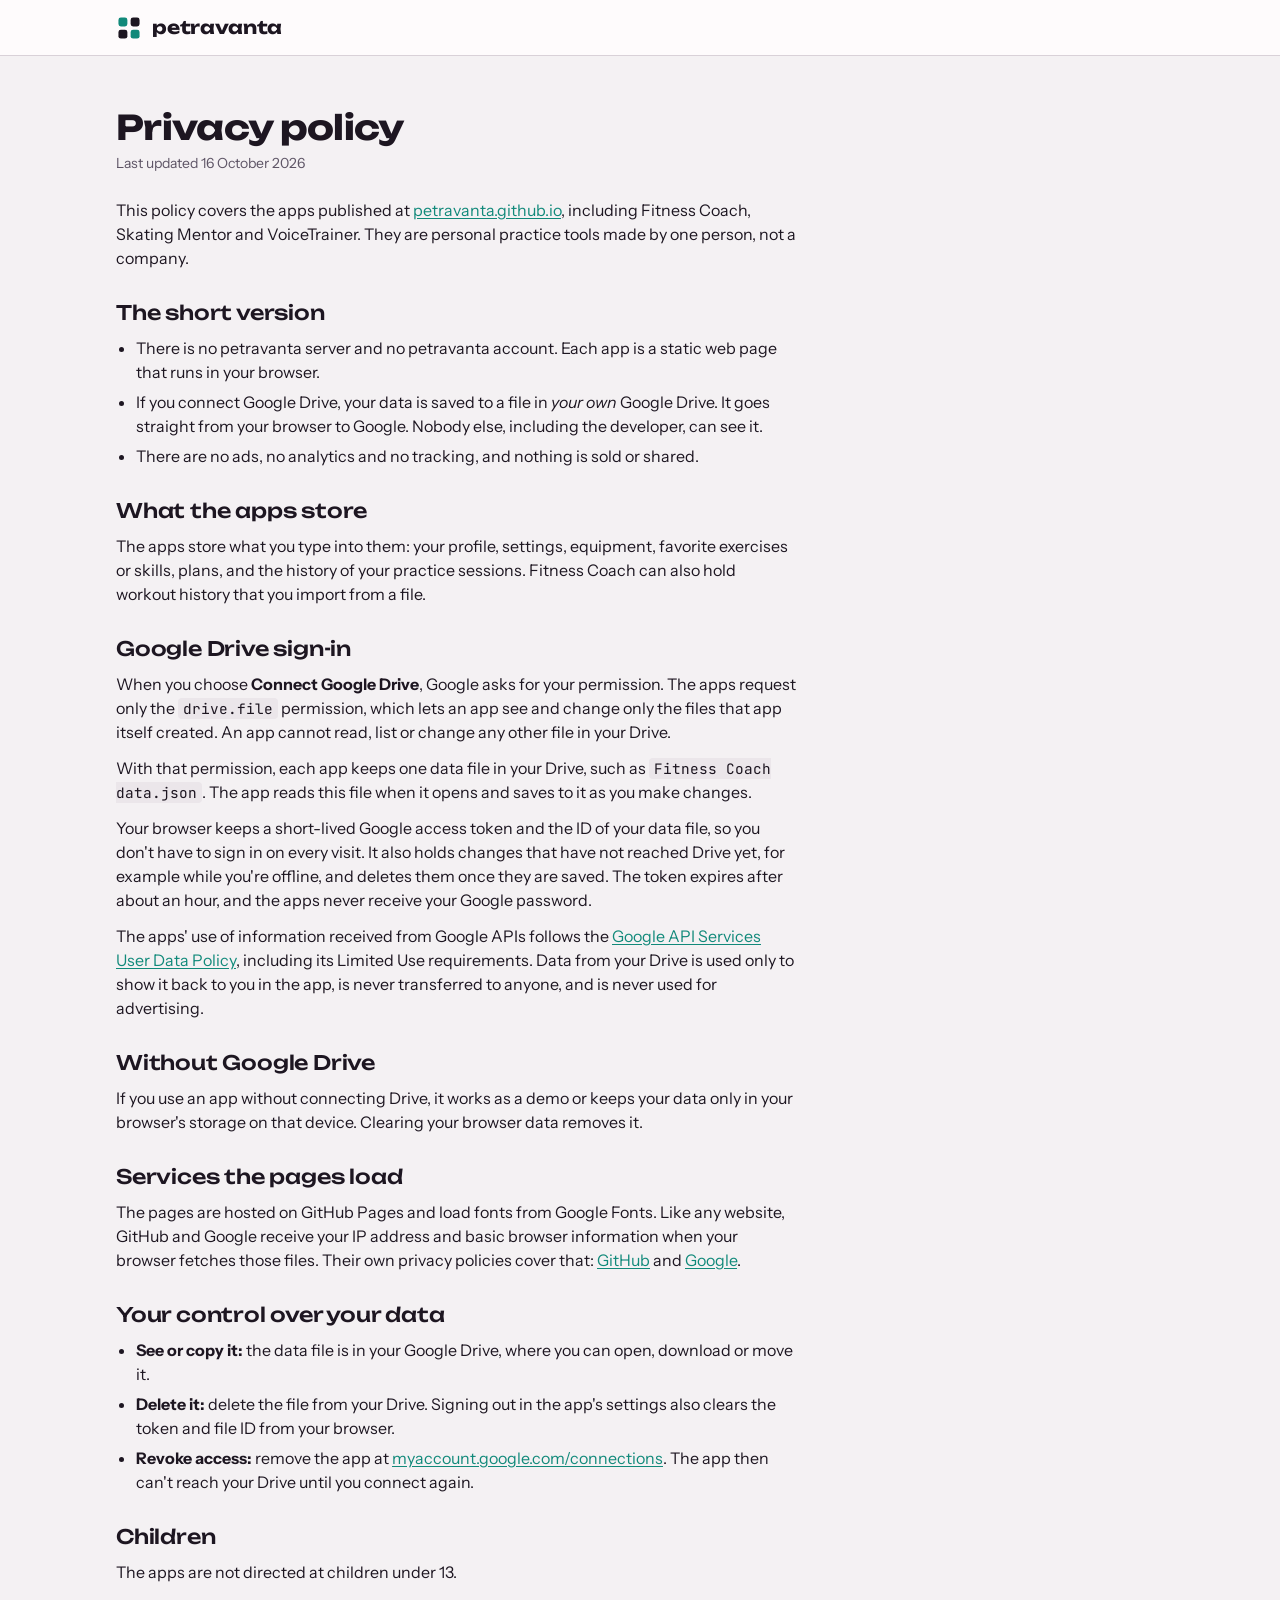
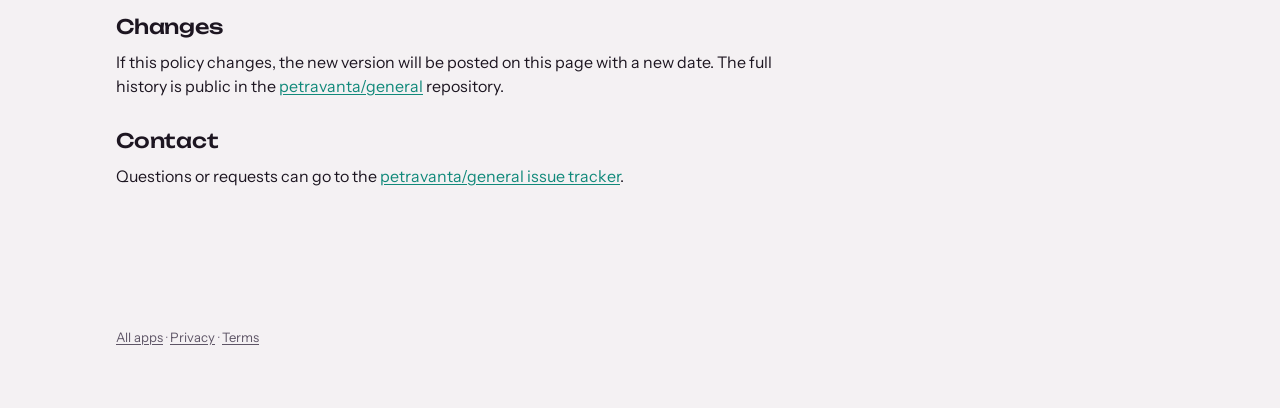
<file: privacy.html>
<!doctype html>
<html lang="en">
<head>
<meta charset="utf-8">
<meta name="viewport" content="width=device-width,initial-scale=1,viewport-fit=cover">
<title>Privacy policy · petravanta apps</title>
<meta name="description" content="How petravanta apps handle your data and Google Drive sign-in.">
<link rel="preconnect" href="https://fonts.googleapis.com">
<link rel="stylesheet" href="https://fonts.googleapis.com/css2?family=Unbounded:wght@500;700&family=Instrument+Sans:wght@400;500;600;700&family=JetBrains+Mono:wght@400;500&display=swap">
<link rel="stylesheet" href="shared/theme.css">
<style>
:root{--accent:#11897a;--accent-ink:#ffffff;--accent-soft:#d9f1ec}
@media (prefers-color-scheme: dark){:root:not([data-theme="light"]){--accent:#3cc3ad;--accent-ink:#06201c;--accent-soft:#0f3530}}
:root[data-theme="dark"]{--accent:#3cc3ad;--accent-ink:#06201c;--accent-soft:#0f3530}
.topbar{padding-block:14px}
.brand a{color:inherit;text-decoration:none;display:flex;align-items:center;gap:10px}
.doc{max-width:68ch;padding-block:32px 24px}
.doc h1{font-family:var(--f-display);font-weight:700;font-size:clamp(26px,5vw,34px);letter-spacing:-.02em;line-height:1.15;margin:0 0 6px}
.doc .updated{color:var(--muted);font-size:14px;margin-bottom:24px}
.doc h2{margin:28px 0 8px}
.doc p,.doc ul{margin:0 0 12px;font-size:16px}
.doc ul{padding-left:20px}
.doc li{margin-bottom:6px}
.doc a{color:var(--accent)}
.doc code{font-family:var(--f-mono);font-size:.9em;background:var(--sunk);padding:1px 5px;border-radius:4px}
footer{padding-block:24px 60px;color:var(--faint);font-size:13px}
footer a{color:var(--muted)}
</style>
</head>
<body>
<header class="top">
  <div class="wrap">
    <div class="topbar">
      <div class="brand"><a href="./">
        <svg viewBox="0 0 32 32" aria-hidden="true"><rect x="3" y="3" width="11" height="11" rx="3" fill="var(--accent)"/><rect x="18" y="3" width="11" height="11" rx="3" fill="var(--ink)"/><rect x="3" y="18" width="11" height="11" rx="3" fill="var(--ink)"/><rect x="18" y="18" width="11" height="11" rx="3" fill="var(--accent)"/></svg>
        petravanta</a>
      </div>
    </div>
  </div>
</header>
<main class="wrap">
<article class="doc">
<h1>Privacy policy</h1>
<p class="updated">Last updated 16 October 2026</p>

<p>This policy covers the apps published at <a href="https://petravanta.github.io/general/">petravanta.github.io</a>, including Fitness Coach, Skating Mentor and VoiceTrainer. They are personal practice tools made by one person, not a company.</p>

<h2>The short version</h2>
<ul>
  <li>There is no petravanta server and no petravanta account. Each app is a static web page that runs in your browser.</li>
  <li>If you connect Google Drive, your data is saved to a file in <em>your own</em> Google Drive. It goes straight from your browser to Google. Nobody else, including the developer, can see it.</li>
  <li>There are no ads, no analytics and no tracking, and nothing is sold or shared.</li>
</ul>

<h2>What the apps store</h2>
<p>The apps store what you type into them: your profile, settings, equipment, favorite exercises or skills, plans, and the history of your practice sessions. Fitness Coach can also hold workout history that you import from a file.</p>

<h2>Google Drive sign-in</h2>
<p>When you choose <strong>Connect Google Drive</strong>, Google asks for your permission. The apps request only the <code>drive.file</code> permission, which lets an app see and change only the files that app itself created. An app cannot read, list or change any other file in your Drive.</p>
<p>With that permission, each app keeps one data file in your Drive, such as <code>Fitness Coach data.json</code>. The app reads this file when it opens and saves to it as you make changes.</p>
<p>Your browser keeps a short-lived Google access token and the ID of your data file, so you don't have to sign in on every visit. It also holds changes that have not reached Drive yet, for example while you're offline, and deletes them once they are saved. The token expires after about an hour, and the apps never receive your Google password.</p>
<p>The apps' use of information received from Google APIs follows the <a href="https://developers.google.com/terms/api-services-user-data-policy">Google API Services User Data Policy</a>, including its Limited Use requirements. Data from your Drive is used only to show it back to you in the app, is never transferred to anyone, and is never used for advertising.</p>

<h2>Without Google Drive</h2>
<p>If you use an app without connecting Drive, it works as a demo or keeps your data only in your browser's storage on that device. Clearing your browser data removes it.</p>

<h2>Services the pages load</h2>
<p>The pages are hosted on GitHub Pages and load fonts from Google Fonts. Like any website, GitHub and Google receive your IP address and basic browser information when your browser fetches those files. Their own privacy policies cover that: <a href="https://docs.github.com/en/site-policy/privacy-policies/github-general-privacy-statement">GitHub</a> and <a href="https://policies.google.com/privacy">Google</a>.</p>

<h2>Your control over your data</h2>
<ul>
  <li><strong>See or copy it:</strong> the data file is in your Google Drive, where you can open, download or move it.</li>
  <li><strong>Delete it:</strong> delete the file from your Drive. Signing out in the app's settings also clears the token and file ID from your browser.</li>
  <li><strong>Revoke access:</strong> remove the app at <a href="https://myaccount.google.com/connections">myaccount.google.com/connections</a>. The app then can't reach your Drive until you connect again.</li>
</ul>

<h2>Children</h2>
<p>The apps are not directed at children under 13.</p>

<h2>Changes</h2>
<p>If this policy changes, the new version will be posted on this page with a new date. The full history is public in the <a href="https://github.com/petravanta/general/commits/main/privacy.html">petravanta/general</a> repository.</p>

<h2>Contact</h2>
<p>Questions or requests can go to the <a href="https://github.com/petravanta/general/issues">petravanta/general issue tracker</a>.</p>
</article>
</main>
<footer class="wrap">
  <a href="./">All apps</a> · <a href="privacy.html">Privacy</a> · <a href="terms.html">Terms</a>
</footer>
</body>
</html>
</file>
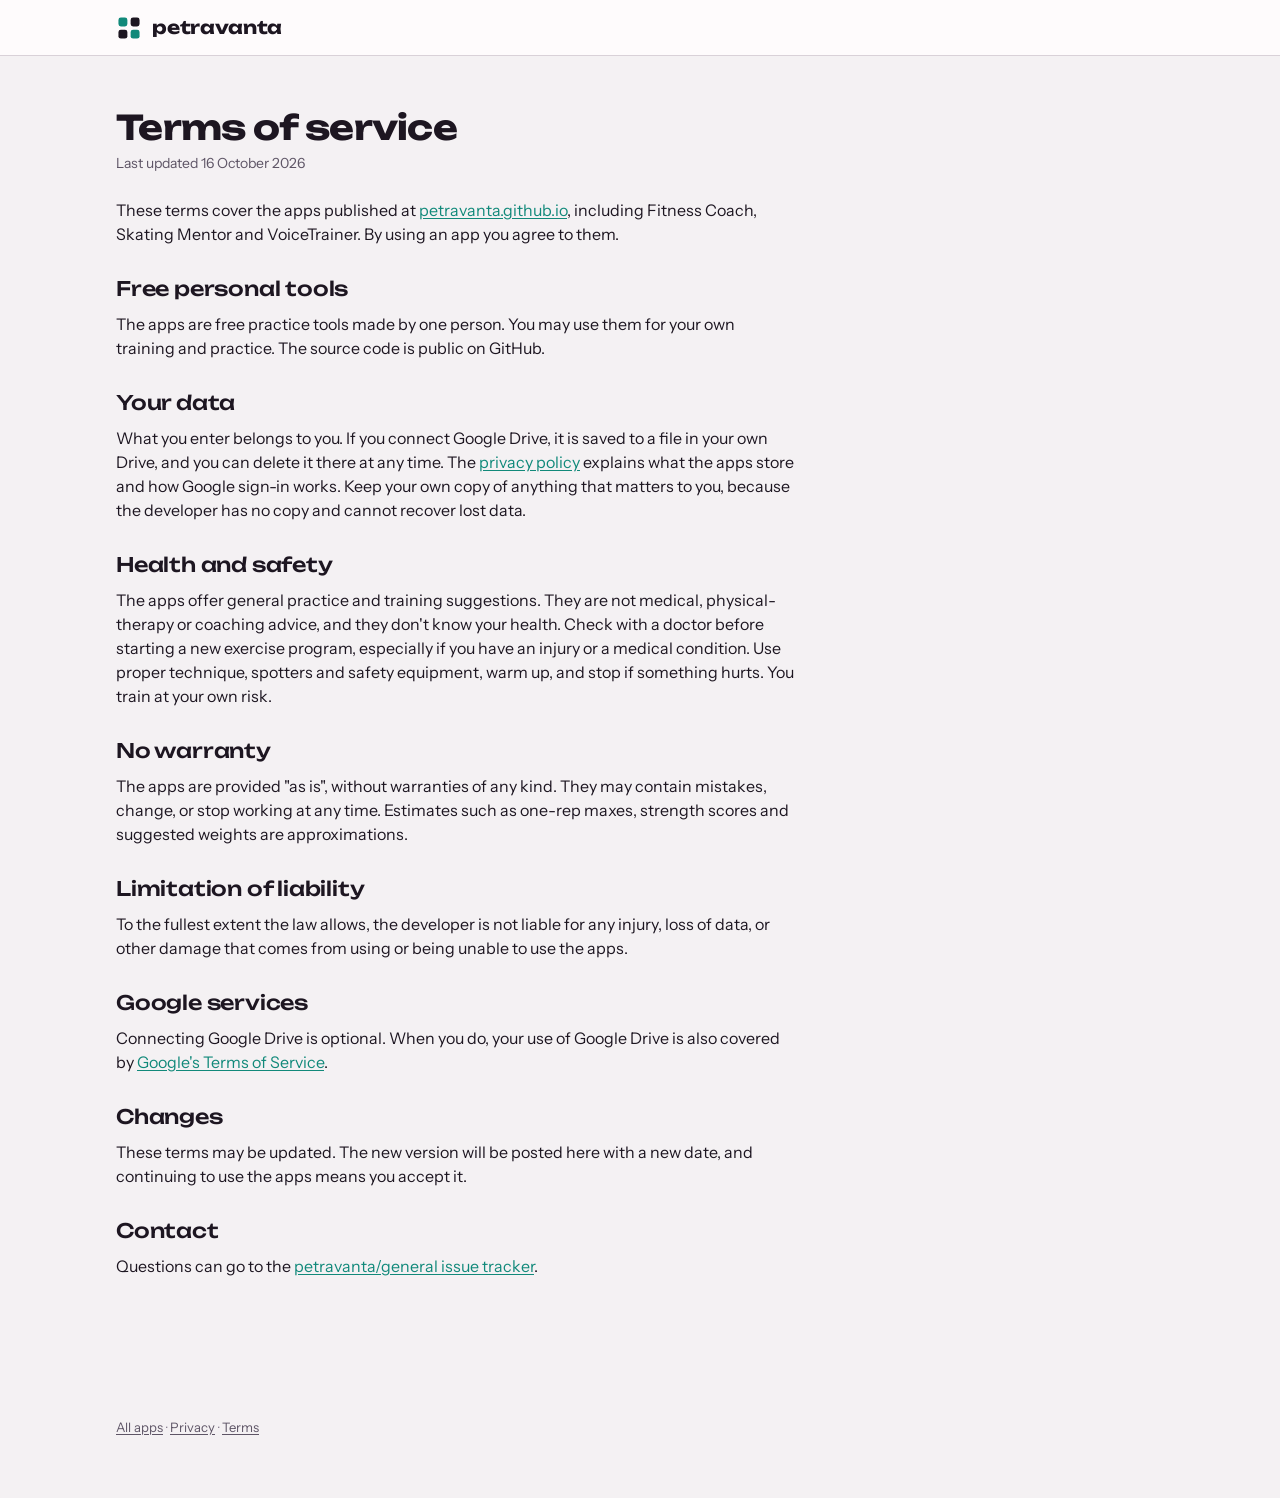
<file: terms.html>
<!doctype html>
<html lang="en">
<head>
<meta charset="utf-8">
<meta name="viewport" content="width=device-width,initial-scale=1,viewport-fit=cover">
<title>Terms of service · petravanta apps</title>
<meta name="description" content="Terms for using petravanta apps.">
<link rel="preconnect" href="https://fonts.googleapis.com">
<link rel="stylesheet" href="https://fonts.googleapis.com/css2?family=Unbounded:wght@500;700&family=Instrument+Sans:wght@400;500;600;700&family=JetBrains+Mono:wght@400;500&display=swap">
<link rel="stylesheet" href="shared/theme.css">
<style>
:root{--accent:#11897a;--accent-ink:#ffffff;--accent-soft:#d9f1ec}
@media (prefers-color-scheme: dark){:root:not([data-theme="light"]){--accent:#3cc3ad;--accent-ink:#06201c;--accent-soft:#0f3530}}
:root[data-theme="dark"]{--accent:#3cc3ad;--accent-ink:#06201c;--accent-soft:#0f3530}
.topbar{padding-block:14px}
.brand a{color:inherit;text-decoration:none;display:flex;align-items:center;gap:10px}
.doc{max-width:68ch;padding-block:32px 24px}
.doc h1{font-family:var(--f-display);font-weight:700;font-size:clamp(26px,5vw,34px);letter-spacing:-.02em;line-height:1.15;margin:0 0 6px}
.doc .updated{color:var(--muted);font-size:14px;margin-bottom:24px}
.doc h2{margin:28px 0 8px}
.doc p,.doc ul{margin:0 0 12px;font-size:16px}
.doc ul{padding-left:20px}
.doc li{margin-bottom:6px}
.doc a{color:var(--accent)}
.doc code{font-family:var(--f-mono);font-size:.9em;background:var(--sunk);padding:1px 5px;border-radius:4px}
footer{padding-block:24px 60px;color:var(--faint);font-size:13px}
footer a{color:var(--muted)}
</style>
</head>
<body>
<header class="top">
  <div class="wrap">
    <div class="topbar">
      <div class="brand"><a href="./">
        <svg viewBox="0 0 32 32" aria-hidden="true"><rect x="3" y="3" width="11" height="11" rx="3" fill="var(--accent)"/><rect x="18" y="3" width="11" height="11" rx="3" fill="var(--ink)"/><rect x="3" y="18" width="11" height="11" rx="3" fill="var(--ink)"/><rect x="18" y="18" width="11" height="11" rx="3" fill="var(--accent)"/></svg>
        petravanta</a>
      </div>
    </div>
  </div>
</header>
<main class="wrap">
<article class="doc">
<h1>Terms of service</h1>
<p class="updated">Last updated 16 October 2026</p>

<p>These terms cover the apps published at <a href="https://petravanta.github.io/general/">petravanta.github.io</a>, including Fitness Coach, Skating Mentor and VoiceTrainer. By using an app you agree to them.</p>

<h2>Free personal tools</h2>
<p>The apps are free practice tools made by one person. You may use them for your own training and practice. The source code is public on GitHub.</p>

<h2>Your data</h2>
<p>What you enter belongs to you. If you connect Google Drive, it is saved to a file in your own Drive, and you can delete it there at any time. The <a href="privacy.html">privacy policy</a> explains what the apps store and how Google sign-in works. Keep your own copy of anything that matters to you, because the developer has no copy and cannot recover lost data.</p>

<h2>Health and safety</h2>
<p>The apps offer general practice and training suggestions. They are not medical, physical-therapy or coaching advice, and they don't know your health. Check with a doctor before starting a new exercise program, especially if you have an injury or a medical condition. Use proper technique, spotters and safety equipment, warm up, and stop if something hurts. You train at your own risk.</p>

<h2>No warranty</h2>
<p>The apps are provided "as is", without warranties of any kind. They may contain mistakes, change, or stop working at any time. Estimates such as one-rep maxes, strength scores and suggested weights are approximations.</p>

<h2>Limitation of liability</h2>
<p>To the fullest extent the law allows, the developer is not liable for any injury, loss of data, or other damage that comes from using or being unable to use the apps.</p>

<h2>Google services</h2>
<p>Connecting Google Drive is optional. When you do, your use of Google Drive is also covered by <a href="https://policies.google.com/terms">Google's Terms of Service</a>.</p>

<h2>Changes</h2>
<p>These terms may be updated. The new version will be posted here with a new date, and continuing to use the apps means you accept it.</p>

<h2>Contact</h2>
<p>Questions can go to the <a href="https://github.com/petravanta/general/issues">petravanta/general issue tracker</a>.</p>
</article>
</main>
<footer class="wrap">
  <a href="./">All apps</a> · <a href="privacy.html">Privacy</a> · <a href="terms.html">Terms</a>
</footer>
</body>
</html>
</file>
<file: shared/theme.css>
/* ===== Shared look: petravanta's apps =====
   "Nightbloom": plum-black nights, bone-white days, one bright accent per app.
   The tokens, type and components every app (and this hub) uses. Apps load this file by URL, so a change here reaches
   every app at once: <link rel="stylesheet" href="https://petravanta.github.io/general/shared/theme.css">
   Keep changes backward compatible: never rename or remove a class or token here (see STANDARDS.md "Shared look").
   See STANDARDS.md "Shared look" and the live style guide at https://petravanta.github.io/general/look/ */
:root{
  --bg:#f4f1f3; --surface:#fffcfd; --raised:#ffffff; --sunk:#ebe6ea; --line:#d9d1d8; --ink:#1d1621; --muted:#5e5566; --faint:#8c8393;
  --lv-new:#9b93a2; --lv-learn:#c07a00; --lv-dev:#2f6fd0; --lv-conf:#11897a; --lv-solid:#0c5e3e;
  --lv-learn-bg:#fbefd9; --lv-dev-bg:#e1ebfa; --lv-conf-bg:#d9f1ec; --lv-solid-bg:#d5eadf;
  --danger:#b3261e; --danger-soft:#fbe3e1; --ok:#1a7046; --ok-soft:#dcf0e3; --warn:#94580a; --warn-soft:#fbecd3;
  --f-display:"Unbounded","Arial Rounded MT Bold",system-ui,sans-serif;
  --f-body:"Instrument Sans",system-ui,-apple-system,"Segoe UI",sans-serif;
  --f-mono:"JetBrains Mono",ui-monospace,"SF Mono",Menlo,monospace;
  --t-xs:12px; --t-sm:13px; --t-md:15px; --t-lg:17px; --t-xl:20px; --t-2xl:clamp(26px,5vw,38px);
  --s-1:4px; --s-2:8px; --s-3:12px; --s-4:16px; --s-5:24px; --s-6:32px; --s-7:48px;
  --r-sm:8px; --r:12px; --r-lg:18px; --tap:44px;
  --shadow-1:0 1px 2px rgba(29,22,33,.06),0 1px 1px rgba(29,22,33,.03); --shadow-2:0 16px 40px -12px rgba(29,22,33,.28),0 0 0 1px rgba(29,22,33,.04);
  --glow:0 6px 18px -8px color-mix(in srgb,var(--accent) 65%,transparent);
  --scrim:rgba(29,22,33,.4); --ease:cubic-bezier(.2,.7,.2,1); --dur:.18s;
}
@media (prefers-color-scheme: dark){:root:not([data-theme="light"]){
  --bg:#0d0b10; --surface:#16131b; --raised:#1e1a25; --sunk:#0a090d; --line:#2b2632; --ink:#ede8f2; --muted:#a69db0; --faint:#6f6779;
  --lv-new:#6f6779; --lv-learn:#e6a33a; --lv-dev:#6ea0f0; --lv-conf:#3cc3ad; --lv-solid:#6fd39a;
  --lv-learn-bg:#3a2a10; --lv-dev-bg:#182a45; --lv-conf-bg:#0f3530; --lv-solid-bg:#143224;
  --danger:#ff8a8a; --danger-soft:#3a161c; --ok:#6fd39a; --ok-soft:#122e1f; --warn:#f0b45a; --warn-soft:#33250d;
  --shadow-1:inset 0 1px 0 rgba(255,255,255,.035); --shadow-2:0 18px 44px -12px rgba(0,0,0,.75),0 0 0 1px rgba(255,255,255,.04);
  --glow:0 0 0 1px color-mix(in srgb,var(--accent) 55%,transparent),0 8px 28px -8px color-mix(in srgb,var(--accent) 70%,transparent);
  --scrim:rgba(0,0,0,.6); color-scheme:dark}}
:root[data-theme="dark"]{
  --bg:#0d0b10; --surface:#16131b; --raised:#1e1a25; --sunk:#0a090d; --line:#2b2632; --ink:#ede8f2; --muted:#a69db0; --faint:#6f6779;
  --lv-new:#6f6779; --lv-learn:#e6a33a; --lv-dev:#6ea0f0; --lv-conf:#3cc3ad; --lv-solid:#6fd39a;
  --lv-learn-bg:#3a2a10; --lv-dev-bg:#182a45; --lv-conf-bg:#0f3530; --lv-solid-bg:#143224;
  --danger:#ff8a8a; --danger-soft:#3a161c; --ok:#6fd39a; --ok-soft:#122e1f; --warn:#f0b45a; --warn-soft:#33250d;
  --shadow-1:inset 0 1px 0 rgba(255,255,255,.035); --shadow-2:0 18px 44px -12px rgba(0,0,0,.75),0 0 0 1px rgba(255,255,255,.04);
  --glow:0 0 0 1px color-mix(in srgb,var(--accent) 55%,transparent),0 8px 28px -8px color-mix(in srgb,var(--accent) 70%,transparent);
  --scrim:rgba(0,0,0,.6); color-scheme:dark}
*{box-sizing:border-box}
body{margin:0;background:var(--bg);color:var(--ink);font-family:var(--f-body);font-size:var(--t-md);line-height:1.5;-webkit-font-smoothing:antialiased;-webkit-tap-highlight-color:transparent}
body::before{content:"";position:fixed;inset:0 0 auto;height:env(safe-area-inset-top,0px);z-index:30;background:var(--surface)}
::selection{background:color-mix(in srgb,var(--accent) 30%,transparent)}
[hidden]{display:none!important}
button,input,select,textarea{font:inherit;color:inherit}
button{cursor:pointer}
a{color:var(--accent);text-underline-offset:2px}
:focus-visible{outline:2px solid var(--accent);outline-offset:2px}
.wrap{max-width:1080px;margin:0 auto;padding-left:max(16px,env(safe-area-inset-left,0px));padding-right:max(16px,env(safe-area-inset-right,0px))}
header.top{position:sticky;top:env(safe-area-inset-top,0px);z-index:20;background:var(--surface);border-bottom:1px solid var(--line)}
@supports (backdrop-filter:blur(1px)){header.top{background:color-mix(in srgb,var(--surface) 90%,transparent);backdrop-filter:saturate(1.4) blur(14px);-webkit-backdrop-filter:saturate(1.4) blur(14px)}}
.topbar{display:flex;align-items:center;gap:var(--s-4);padding-block:12px 0;flex-wrap:wrap}
.brand{font-family:var(--f-display);font-weight:700;font-size:18px;letter-spacing:-.01em;display:flex;align-items:center;gap:10px}
.brand svg{width:26px;height:26px;flex:none}
.save-state{margin-left:auto;font-size:var(--t-xs);color:var(--muted);font-family:var(--f-mono)}
nav.tabs{display:flex;gap:4px;overflow-x:auto;padding-top:8px;scrollbar-width:none}
nav.tabs button{background:none;border:0;border-bottom:3px solid transparent;padding:8px 12px 9px;font-weight:600;color:var(--muted);white-space:nowrap;transition:color var(--dur)}
nav.tabs button:hover{color:var(--ink)}
nav.tabs button[aria-selected="true"]{color:var(--ink);border-bottom-color:var(--accent)}
main{padding-block:20px 80px}
h1{font-family:var(--f-display);font-weight:700;font-size:var(--t-2xl);letter-spacing:-.02em;line-height:1.1;margin:0;text-wrap:balance}
h2{font-family:var(--f-display);font-weight:500;font-size:var(--t-xl);letter-spacing:-.01em;margin:0;text-wrap:balance}
h3{font-size:var(--t-sm);text-transform:uppercase;letter-spacing:.08em;color:var(--muted);margin:0;font-weight:600}
p{margin:0}
.muted{color:var(--muted)}
.small{font-size:var(--t-sm)}
.mono{font-family:var(--f-mono);font-variant-numeric:tabular-nums}
.stack{display:flex;flex-direction:column;gap:var(--s-4)}
.row{display:flex;gap:var(--s-2);flex-wrap:wrap;align-items:center}
.panel{background:var(--surface);border:1px solid var(--line);border-radius:var(--r);padding:var(--s-4);box-shadow:var(--shadow-1)}
.btn{display:inline-flex;align-items:center;justify-content:center;gap:6px;min-height:36px;border:1px solid var(--line);background:var(--surface);border-radius:999px;padding:7px 15px;font-weight:600;font-size:14px;line-height:1.2;color:var(--ink);text-decoration:none;
  transition:border-color var(--dur),background-color var(--dur),box-shadow var(--dur),transform .08s}
.btn:hover{border-color:var(--muted)}
.btn:active{transform:scale(.97)}
.btn:disabled,.btn[aria-disabled="true"]{opacity:.5;cursor:not-allowed;transform:none}
.btn.primary{background:var(--accent);border-color:var(--accent);color:var(--accent-ink)}
.btn.primary:hover{box-shadow:var(--glow);border-color:var(--accent)}
.btn.ghost{background:none}
.btn.danger{color:var(--danger)}
.btn.danger:hover{border-color:var(--danger)}
.btn.sm{min-height:28px;padding:4px 11px;font-size:var(--t-sm)}
.btn.big{min-height:48px;padding:12px 24px;font-size:16px}
.back{display:inline-flex;align-items:center;gap:8px;min-height:36px;background:none;border:0;padding:6px 10px 6px 4px;border-radius:999px;font-weight:600;color:var(--muted)}
.back::before{content:"";width:8px;height:8px;margin-left:6px;border-left:2px solid currentColor;border-bottom:2px solid currentColor;transform:rotate(45deg)}
.back:hover{color:var(--ink);background:var(--sunk)}
.chip{display:inline-flex;align-items:center;gap:6px;min-height:30px;border:1px solid var(--line);background:var(--surface);border-radius:999px;padding:5px 12px;font-size:var(--t-sm);font-weight:600;color:var(--muted);transition:border-color var(--dur),color var(--dur)}
.chip:hover{color:var(--ink);border-color:var(--muted)}
.chip[aria-pressed="true"]{background:var(--ink);border-color:var(--ink);color:var(--bg)}
.chips{display:flex;flex-wrap:wrap;gap:6px}
label.field{display:flex;flex-direction:column;gap:4px;font-size:var(--t-xs);font-weight:600;color:var(--muted);text-transform:uppercase;letter-spacing:.06em}
select,input[type=text],input[type=number],input[type=date],input[type=search],input[type=email],input[type=url],textarea{background:var(--surface);border:1px solid var(--line);border-radius:var(--r-sm);padding:8px 10px;font-size:var(--t-md);text-transform:none;letter-spacing:0;font-weight:500;min-width:0;transition:border-color var(--dur),box-shadow var(--dur)}
:is(select,input,textarea):focus-visible{outline:none;border-color:var(--accent);box-shadow:0 0 0 3px color-mix(in srgb,var(--accent) 25%,transparent)}
input[type=checkbox],input[type=radio],input[type=range],progress{accent-color:var(--accent)}
textarea{resize:vertical}
.ctx{display:grid;grid-template-columns:repeat(4,minmax(0,1fr));gap:12px;align-items:end}
@media (max-width:720px){.ctx{grid-template-columns:repeat(2,minmax(0,1fr))}}
.ctx-note{font-size:var(--t-sm);color:var(--muted);margin-top:10px}
.pill{display:inline-flex;align-items:center;gap:6px;border-radius:999px;padding:2px 9px;font-size:var(--t-xs);font-weight:700;white-space:nowrap;background:var(--sunk);color:var(--muted)}
.pill.l1{background:var(--lv-learn-bg);color:var(--lv-learn)}
.pill.l2{background:var(--lv-dev-bg);color:var(--lv-dev)}
.pill.l3{background:var(--lv-conf-bg);color:var(--lv-conf)}
.pill.l4{background:var(--lv-solid-bg);color:var(--lv-solid)}
.pill.ok{background:var(--ok-soft);color:var(--ok)}
.pill.warn{background:var(--warn-soft);color:var(--warn)}
.pill.bad{background:var(--danger-soft);color:var(--danger)}
.two{display:grid;grid-template-columns:minmax(0,1fr) minmax(0,1fr);gap:16px}
@media (max-width:720px){.two{grid-template-columns:minmax(0,1fr)}}
.banner{background:var(--accent-soft);border-radius:var(--r);padding:12px 16px;display:flex;gap:12px;align-items:center;flex-wrap:wrap}
.banner p{flex:1 1 260px}
.banner.ok{background:var(--ok-soft)}
.banner.warn{background:var(--warn-soft)}
.banner.bad{background:var(--danger-soft)}
.banner:is(.ok,.warn,.bad){border-left:3px solid var(--status-c)}
.banner.ok{--status-c:var(--ok)}.banner.warn{--status-c:var(--warn)}.banner.bad{--status-c:var(--danger)}
/* Status line: where the app says whether its data is saved (and what Google Drive answered). Set data-state to
   "ok", "saving", "local" or a drive-store problem.kind (busy, server, offline, full, denied, missing, http). */
.status,.save-state[data-state]{display:inline-flex;align-items:center;gap:8px;font:500 var(--t-xs)/1.35 var(--f-mono);color:var(--muted);--status-c:var(--faint)}
.status::before,.save-state[data-state]::before{content:"";width:8px;height:8px;border-radius:50%;flex:none;background:var(--status-c);box-shadow:0 0 0 3px color-mix(in srgb,var(--status-c) 22%,transparent)}
:is(.status,.save-state)[data-state="ok"]{--status-c:var(--ok)}
:is(.status,.save-state)[data-state="saving"]{--status-c:var(--accent)}
:is(.status,.save-state):is([data-state="busy"],[data-state="server"],[data-state="offline"]){--status-c:var(--warn)}
:is(.status,.save-state):is([data-state="full"],[data-state="denied"],[data-state="missing"],[data-state="http"],[data-state="error"]){--status-c:var(--danger);color:var(--danger)}
.stats{display:grid;grid-template-columns:repeat(4,minmax(0,1fr));gap:12px}
@media (max-width:620px){.stats{grid-template-columns:repeat(2,minmax(0,1fr))}}
.stat b{display:block;font-family:var(--f-mono);font-size:24px;font-weight:500;font-variant-numeric:tabular-nums}
.stat span{font-size:var(--t-xs);color:var(--muted);text-transform:uppercase;letter-spacing:.06em}
.meter{height:8px;border-radius:4px;background:var(--sunk);overflow:hidden}
.meter i{display:block;height:100%;border-radius:4px;background:var(--accent);transition:width .4s var(--ease)}
.scrim{position:fixed;inset:0;background:var(--scrim);z-index:40}
.drawer{position:fixed;z-index:41;top:0;right:0;bottom:0;width:min(440px,100%);background:var(--raised);border-left:1px solid var(--line);overflow-y:auto;box-shadow:var(--shadow-2);
  padding:calc(env(safe-area-inset-top,0px) + 18px) max(18px,env(safe-area-inset-right,0px)) calc(env(safe-area-inset-bottom,0px) + 24px) 18px;display:flex;flex-direction:column;gap:16px}
@media (max-width:640px){.drawer{top:auto;left:0;width:100%;max-height:86vh;border-left:0;border-top:1px solid var(--line);border-radius:var(--r-lg) var(--r-lg) 0 0;padding-top:26px;padding-left:max(18px,env(safe-area-inset-left,0px))}
  .drawer::before{content:"";position:absolute;top:9px;left:50%;width:36px;height:4px;margin-left:-18px;border-radius:2px;background:var(--line)}}
.drawer .x{position:absolute;top:calc(env(safe-area-inset-top,0px) + 12px);right:max(12px,env(safe-area-inset-right,0px));background:var(--sunk);border:0;border-radius:999px;width:32px;height:32px;font-size:18px;line-height:1;color:var(--muted)}
.drawer .x:hover{color:var(--ink)}
@media (max-width:640px){.drawer .x{top:14px}}
.drawer h2{padding-right:40px}
.drawer ul,.cues{margin:0;padding-left:18px}
.checks{display:flex;flex-wrap:wrap;gap:6px}
.checks label{display:inline-flex;align-items:center;gap:5px;font-size:var(--t-sm);border:1px solid var(--line);border-radius:6px;padding:3px 8px;background:var(--sunk)}
.entry{display:grid;grid-template-columns:minmax(0,1fr) auto;gap:2px 12px;padding:8px 0;border-top:1px solid var(--line)}
.entry .meta{font-size:var(--t-xs);color:var(--muted)}
.toast{position:fixed;left:50%;transform:translateX(-50%);bottom:calc(env(safe-area-inset-bottom,0px) + 18px);background:var(--ink);color:var(--bg);padding:10px 18px;border-radius:999px;font-size:14px;font-weight:600;z-index:60;max-width:calc(100% - 32px);box-shadow:var(--shadow-2)}
.empty{padding:28px 16px;text-align:center;color:var(--muted)}
@media (pointer:coarse){
  .btn,.back,nav.tabs button{min-height:var(--tap)}
  .btn.sm,.chip{min-height:36px}
  :is(select,input[type=text],input[type=number],input[type=date],input[type=search],input[type=email],input[type=url]){min-height:var(--tap);font-size:16px}
  .drawer .x{width:40px;height:40px}}
@media (prefers-reduced-motion:no-preference){
  .drawer{animation:slide .22s var(--ease)}@keyframes slide{from{transform:translateX(24px);opacity:.4}}
  @media (max-width:640px){.drawer{animation-name:rise}@keyframes rise{from{transform:translateY(32px);opacity:.4}}}
  .scrim{animation:fade .18s ease-out}@keyframes fade{from{opacity:0}}
  .toast{animation:pop .2s var(--ease)}@keyframes pop{from{transform:translate(-50%,8px);opacity:0}}
  :is(.status,.save-state)[data-state="saving"]::before{animation:pulse 1.2s ease-in-out infinite}@keyframes pulse{50%{opacity:.35}}}
@media (prefers-reduced-motion:reduce){*{transition:none!important}}
/* ===== end shared look ===== */
</file>
